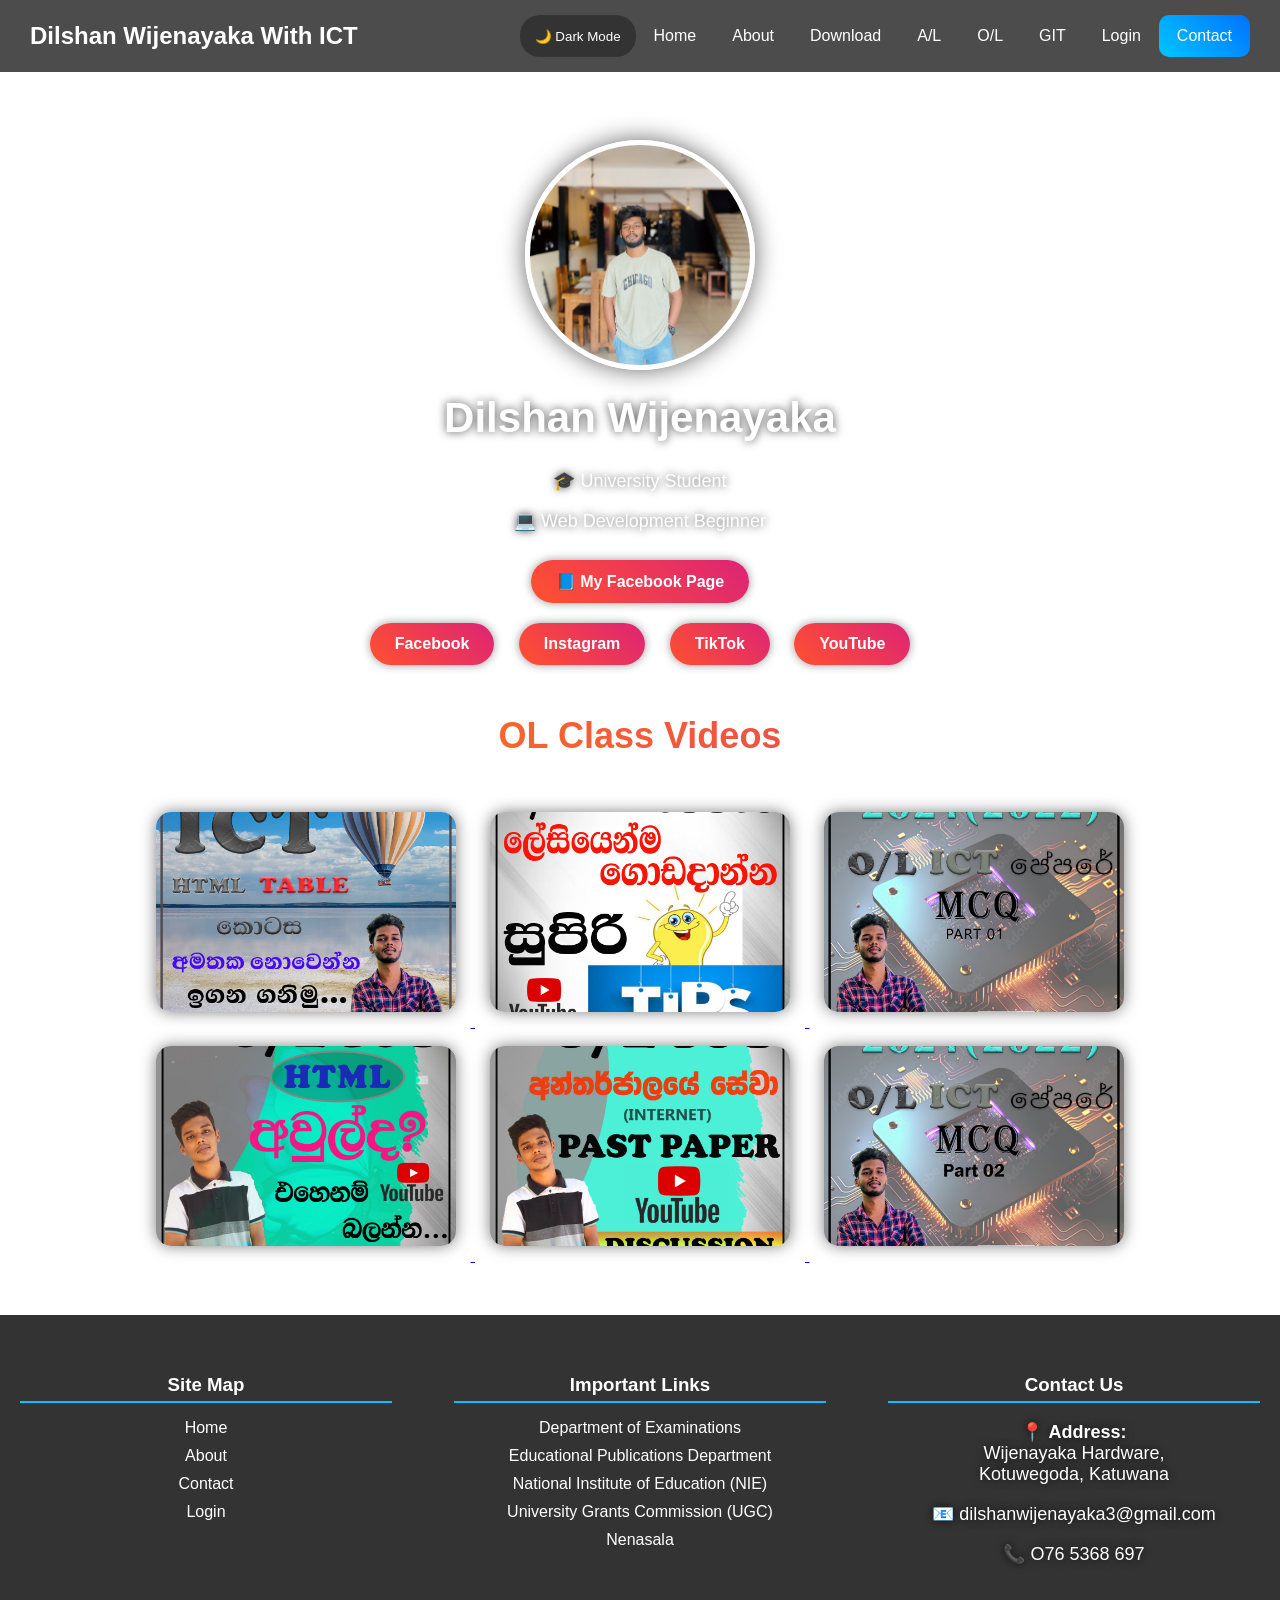
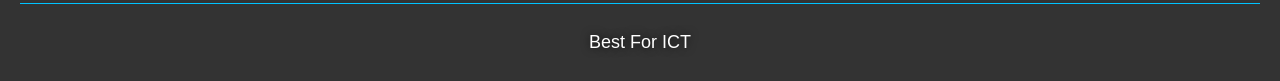
<file: index.html>
<!DOCTYPE html>
<html lang="en">
<head>
<meta charset="UTF-8">
<meta name="viewport" content="width=device-width, initial-scale=1.0">
<title>My Website</title>
<link rel="stylesheet" href="index.css">

</head>

<body>

<!-- NAVBAR -->

<div class="navbar">

    <div class="logo">Dilshan Wijenayaka With ICT</div>
    <div class="nav-links">
        <button id="darkModeBtn">🌙 Dark Mode</button>
        <a href="#">Home</a>
        <a href="about.html">About</a>
        <a href="download.html">Download</a>
        <a href=AL.html>A/L</a>
        <a href="OL.html">O/L</a>
        <a href="GIT.html">GIT</a>
        <a href="LoginRegister.html">Login</a>
        <a href="#contact" class="contact-btn">Contact</a>
    </div>

</div>



<!-- PROFILE -->

<img src="image\1.jpg" class="circle">

<h1>Dilshan Wijenayaka</h1>

<p>🎓 University Student</p>
<p>💻 Web Development Beginner</p>

<a href="https://www.facebook.com/share/1EHCv5zaxH/" 
target="_blank" 
class="btn">
📘 My Facebook Page
</a>

<!-- SOCIAL LINKS -->

<br>

<a href="https://www.facebook.com/share/1J29SqgtcJ/" target="_blank" class="btn">Facebook</a>

<a href="https://www.instagram.com/dilshan__wijenayaka?igsh=MTdxcXpkb2RhNngxMg==" target="_blank" class="btn">Instagram</a>

<a href="https://www.tiktok.com/@dilshanwijenayaka0?_r=1&_t=ZS-95v2qYHXaNg" target="_blank" class="btn">TikTok</a>

<a href="https://youtube.com/@dilshanwijenayaka-pr5ir?si=VMnlWWLQ4mmwM_oF" target="_blank" class="btn">YouTube</a>

<!-- VIDEOS -->

<h2 class="title">OL Class Videos</h2>

<a href="https://youtu.be/hVQUlLtRQe4?si=AsiVTzAQdGSyZXP2">
<img src="image\Html-table.jpg" class="work">
</a>

<a href="https://youtu.be/ZgvE4aao6gw?si=GmkOz3aXdg-T-AWV">
<img src="image\Tips.jpg" class="work">
</a>

<a href="https://youtu.be/y-pYGJWPHEw?si=WT3QPfwd75tZSUjh">
<img src="image\2021-22-mcq-paper.jpg" class="work">
</a>

<a href="https://youtu.be/2d_D8s5yZ5w?si=pyVdMJzVpRXyKO8D">
<img src="image\Html.jpg" class="work">
</a>

<a href="https://youtu.be/55oBvVMWMWM?si=9JeYG-Ra47eECse">
<img src="image\internet.jpg" class="work">
</a>

<a href="https://youtu.be/cKi-OR5bmsU?si=q4BnnUFd0d3YGu3x">
<img src="image\2021-22-mcq-paper-2.jpg" class="work">
</a>



<!-- FOOTER -->

<footer class="footer" id="contact">

<div class="footer-container">

    <!-- SITE MAP -->

    <div class="footer-box">

        <h3>Site Map</h3>

        <ul>
            <li><a href="#">Home</a></li>
            <li><a href="about.html">About</a></li>
            <li><a href="#contact">Contact</a></li>
            <li><a href="LoginRegister.html">Login</a></li>
        </ul>


    </div>

    <!-- IMPORTANT LINKS -->

    <div class="footer-box">

        <h3>Important Links</h3>

        <ul>

            <li>
                <a href="https://www.doenets.lk/" target="_blank">
                Department of Examinations
                </a>
            </li>

            <li>
                <a href="http://www.edupub.gov.lk/" target="_blank">
                Educational Publications Department
                </a>
            </li>

            <li>
                <a href="https://www.nie.ac.lk/" target="_blank">
                National Institute of Education (NIE)
                </a>
            </li>

            <li>
                <a href="https://www.ugc.ac.lk/" target="_blank">
                University Grants Commission (UGC)
                </a>
            </li>

            <li>
                <a href="https://nenasala.lk/" target="_blank">
                Nenasala
                </a>
            </li>

        </ul>

    </div>

    <!-- CONTACT US -->

    <div class="footer-box">

        <h3>Contact Us</h3>

        <p>
        📍 <strong>Address:</strong><br>

        <a href="https://maps.app.goo.gl/dRuaxLatytgMvxkq9" target="_blank">
        Wijenayaka Hardware,<br>
        Kotuwegoda, Katuwana
        </a>
        </p>

        <p>📧 <a href="mailto:dilshanwijenayaka@3.com">
         dilshanwijenayaka3@gmail.com
        </a></p>

        <p>📞 <a href="tel:+94765368697">
         O76 5368 697
        </a></p>

    </div>

</div>

<div class="footer-bottom">
    <p>Best For ICT</p>
</div>

</footer>

<script src="script.js"></script>
</body>
</html>
</file>
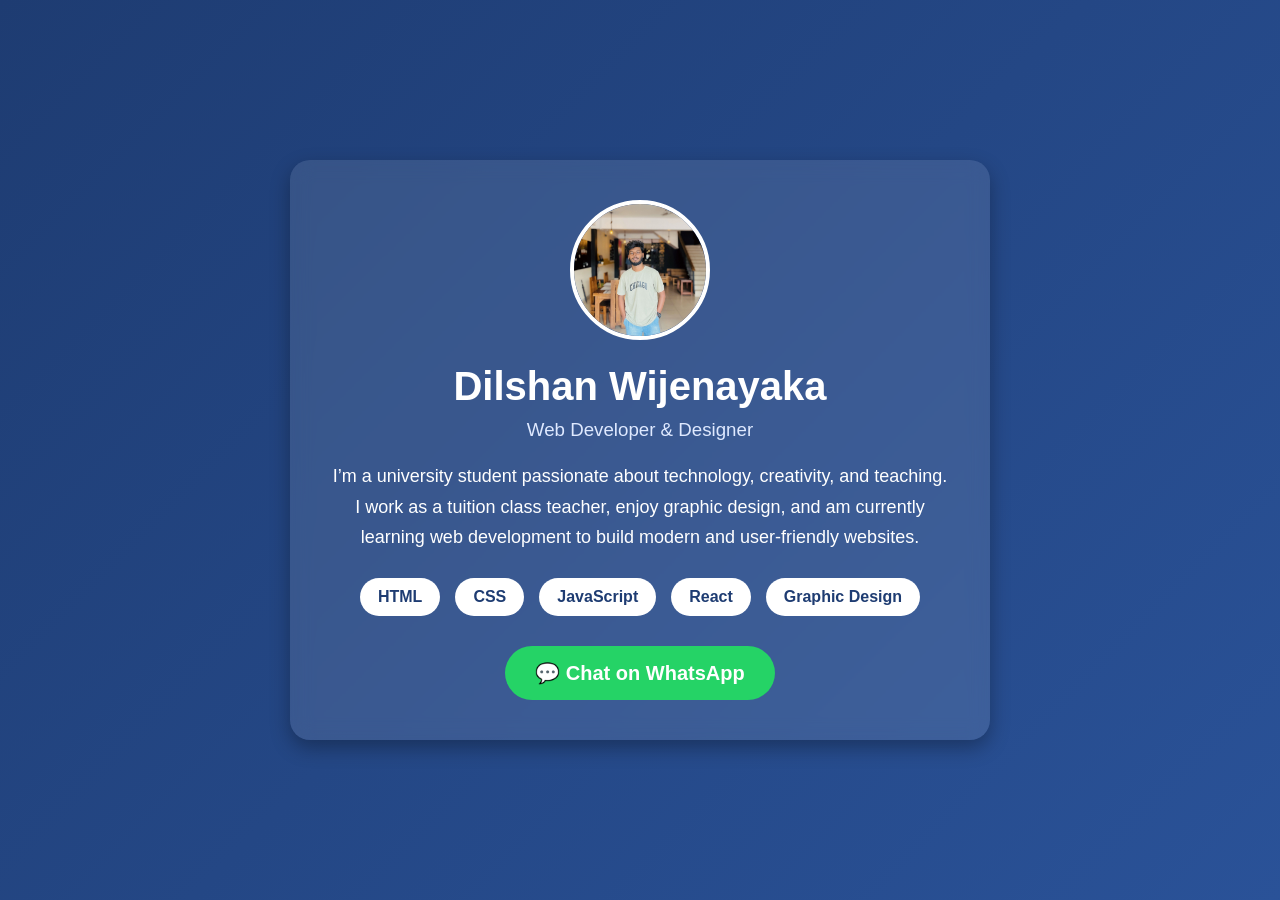
<file: about.html>
<!DOCTYPE html>
<html lang="en">
<head>
<meta charset="UTF-8">
<meta name="viewport" content="width=device-width, initial-scale=1.0">
<title>About Me</title>
<link rel="stylesheet" href="about.css">


</head>
<body>

<div class="about-container">

    <!-- Profile Image -->
    <img src="image\1.jpg" alt="Profile Photo" class="profile-img">

    <!-- Name -->
    <h1>Dilshan Wijenayaka</h1>

    <!-- Job Title -->
    <h3>Web Developer & Designer</h3>

    <!-- About Description -->
    <p>
        I’m a university student passionate about technology, creativity, and teaching.
        I work as a tuition class teacher, enjoy graphic design, and am currently learning
        web development to build modern and user-friendly websites.
    </p>

    <!-- Skills -->
    <div class="skills">
        <div class="skill">HTML</div>
        <div class="skill">CSS</div>
        <div class="skill">JavaScript</div>
        <div class="skill">React</div>
        <div class="skill">Graphic Design</div>
    </div>

    <!-- WhatsApp Button -->
    <a href="https://wa.me/94765368697" target="_blank" class="whatsapp-button">
        💬 Chat on WhatsApp
    </a>

</div>

</body>
</html>
</file>
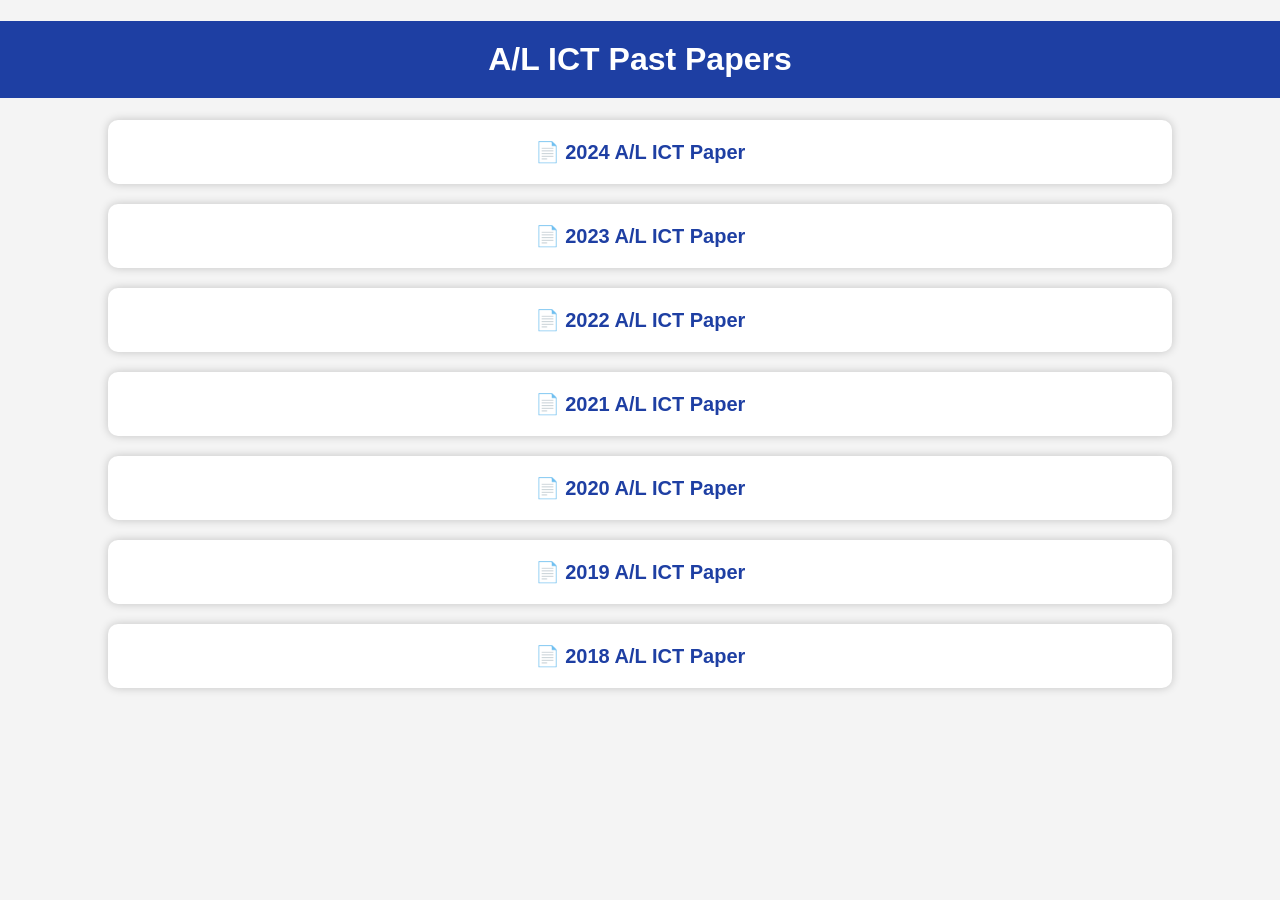
<file: AL.html>
<!DOCTYPE html>
<html lang="en">
<head>
<meta charset="UTF-8">
<title>A/L Past Papers</title>
<link rel="stylesheet" href ="AL.css">

</head>

<body>

<h1>A/L ICT Past Papers</h1>

<div class="paper-box">
    <a href="pdf\AL\2024-AL-ICT-PAST-PAPER.pdf" target="_blank">
        📄 2024 A/L ICT Paper
    </a>
</div>

<div class="paper-box">
    <a href="pdf\AL\2023-AL-ICT-PAST-PAPER.pdf" target="_blank">
        📄 2023 A/L ICT Paper
    </a>
</div>

<div class="paper-box">
    <a href="pdf\AL\2022-AL-ICT-PAST-PAPER.pdf" target="_blank">
        📄 2022 A/L ICT Paper
    </a>
</div>

<div class="paper-box">
    <a href="pdf\AL\2021-AL-ICT-PAST-PAPER.pdf" target="_blank">
        📄 2021 A/L ICT Paper
    </a>
</div>

<div class="paper-box">
    <a href="pdf\AL\2020-AL-ICT-PAST-PAPER.pdf" target="_blank">
        📄 2020 A/L ICT Paper
    </a>
    </div>

<div class="paper-box">
    <a href="pdf\AL\2019-AL-ICT-PAST-PAPER.pdf" target="_blank">
        📄 2019 A/L ICT Paper
    </a>
    </div>

    <div class="paper-box">
    <a href="pdf\AL\2018-AL-ICT-PAST-PAPER.pdf" target="_blank">
        📄 2018 A/L ICT Paper
    </a>
    </div>

</div>
</body>
</html>
</file>
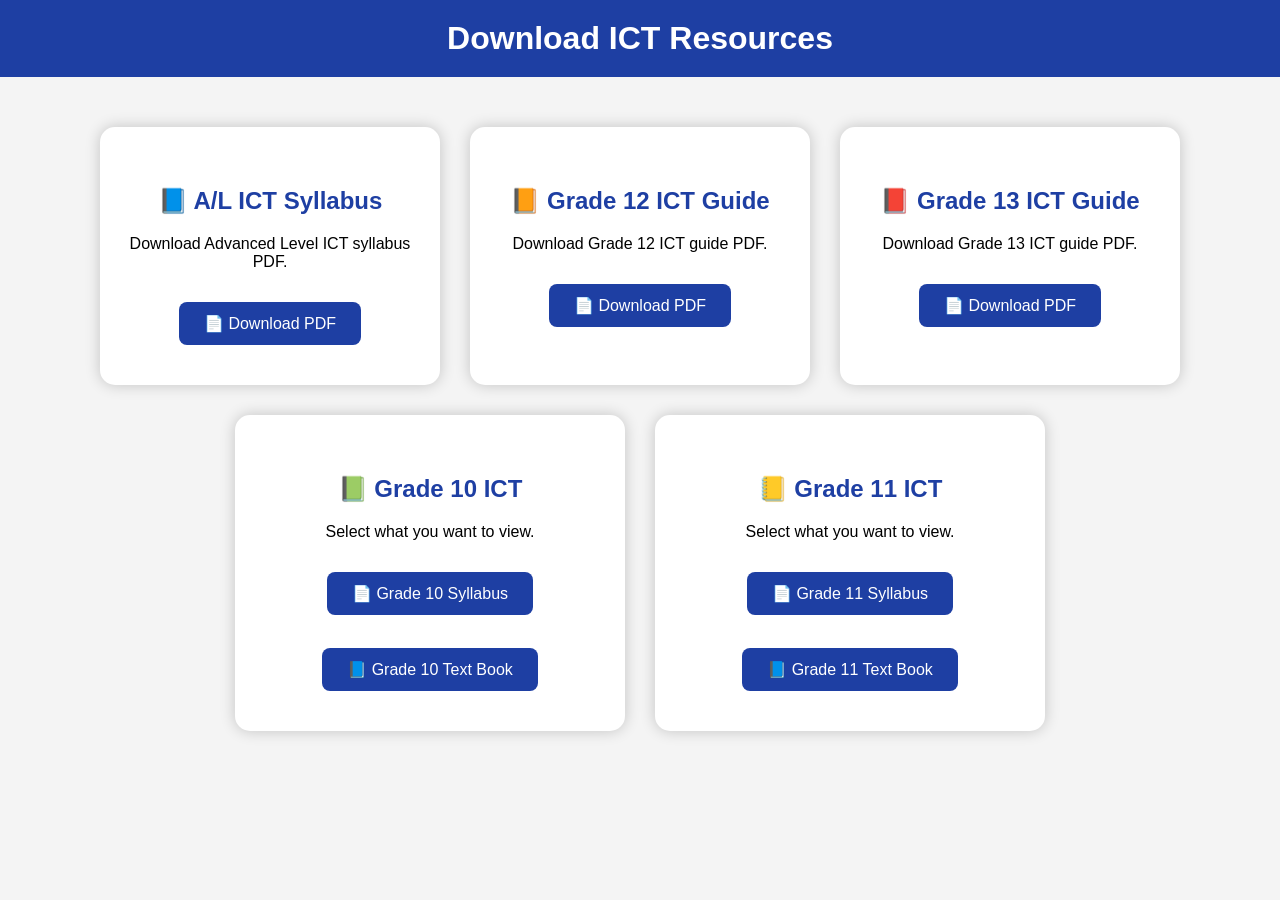
<file: download.html>
<!DOCTYPE html>
<html lang="en">
<head>
<meta charset="UTF-8">
<title>Download ICT Resources</title>
<link rel="stylesheet" href="download.css">


</head>

<body>

<h1>Download ICT Resources</h1>

<div class="container">

    <!-- A/L SYLLABUS -->

    <div class="box al-box">

        <h2>📘 A/L ICT Syllabus</h2>

        <p>Download Advanced Level ICT syllabus PDF.</p>

        <a href="pdf\AL\AL-SYLABAS.pdf"
           target="_blank"
           class="download-btn">
           📄 Download PDF
        </a>

    </div>

    <!-- GRADE 12 GUIDE -->

    <div class="box al-box">

        <h2>📙 Grade 12 ICT Guide</h2>

        <p>Download Grade 12 ICT guide PDF.</p>

        <a href="pdf\AL\GRADE-12-GUIDE.pdf"
           target="_blank"
           class="download-btn">
           📄 Download PDF
        </a>

    </div>

    <!-- GRADE 13 GUIDE -->

    <div class="box al-box">

        <h2>📕 Grade 13 ICT Guide</h2>

        <p>Download Grade 13 ICT guide PDF.</p>

        <a href="pdf\AL\GRADE-13-GUIDE.pdf"
           target="_blank"
           class="download-btn">
           📄 Download PDF
        </a>

    </div>

    <!-- GRADE 10 -->

    <div class="box ol-box">

        <h2>📗 Grade 10 ICT</h2>

        <p>Select what you want to view.</p>

       
        <a href="pdf\OL\Grade-10-Syllabas.pdf"
           target="_blank"
           class="download-btn">
           📄 Grade 10 Syllabus
        </a>

          <br><br>

         <a href="pdf\OL\Grade-10-text-book.pdf"
           target="_blank"
           class="download-btn">
           📘 Grade 10 Text Book
        </a>

    </div>

    <!-- GRADE 11 -->

    <div class="box ol-box">

        <h2>📒 Grade 11 ICT</h2>

        <p>Select what you want to view.</p>

      

        <a href="pdf\OL\Grade-11-Syllabas.pdf"
           target="_blank"
           class="download-btn">
           📄 Grade 11 Syllabus
        </a>

        <br><br>
        
        <a href="pdf\OL\Grade-11-text-book.pdf"
           target="_blank"
           class="download-btn">
           📘 Grade 11 Text Book
        </a>


    </div>

</div>

</body>
</html>
</file>
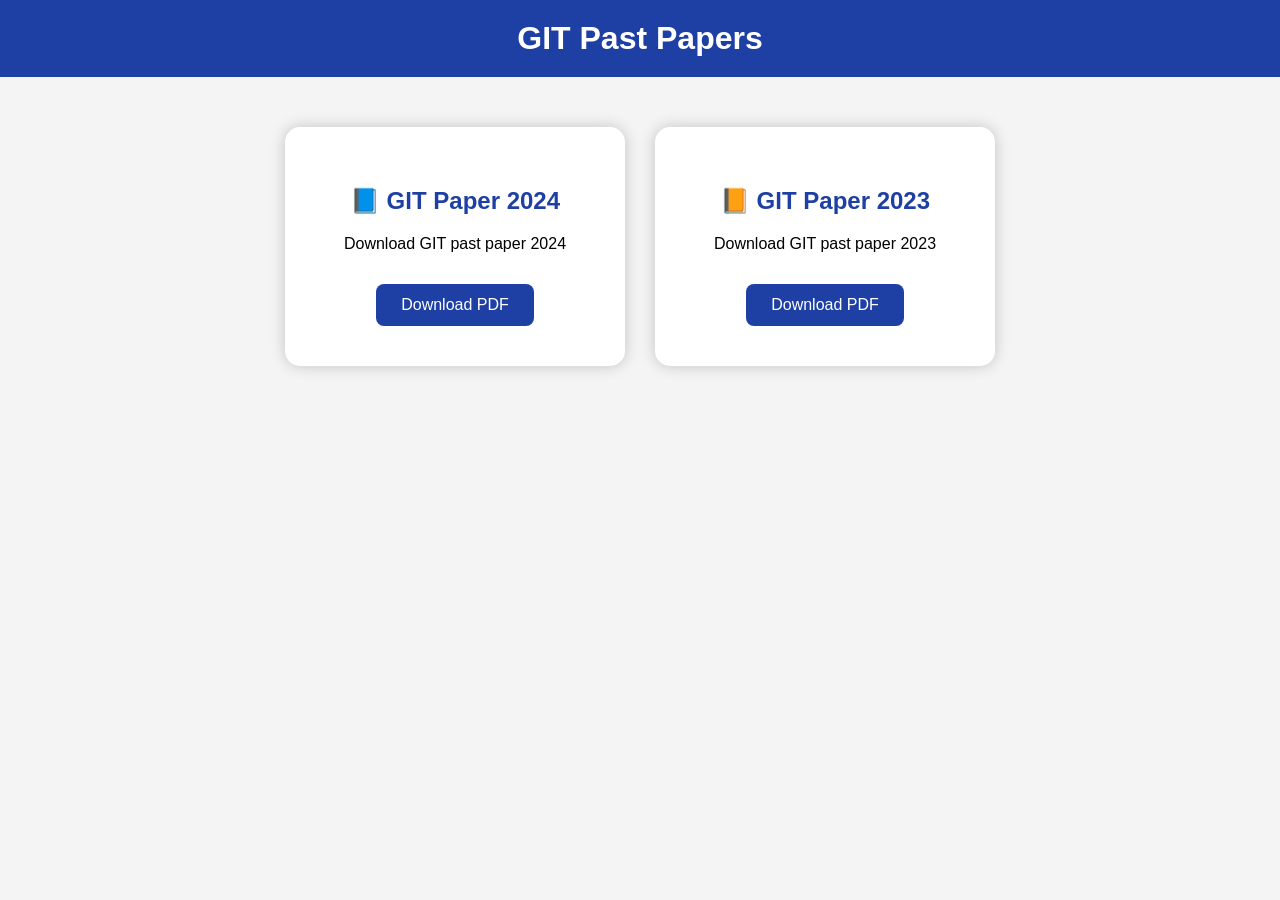
<file: GIT.html>
<!DOCTYPE html>
<html lang="en">
<head>
<meta charset="UTF-8">
<title>GIT Papers</title>
<link rel="stylesheet" href ="GIT.css">

</head>

<body>

<h1>GIT Past Papers</h1>

<div class="container">

    <!-- PAPER 1 -->

    <div class="box">

        <h2>📘 GIT Paper 2024</h2>

        <p>Download GIT past paper 2024</p>

        <a href="pdf\Git\2024-AL-GIT-Sinhala-Medium.pdf" target="_blank">
            Download PDF
        </a>

    </div>

    <!-- PAPER 2 -->

    <div class="box">

        <h2>📙 GIT Paper 2023</h2>
 
        <p>Download GIT past paper 2023</p>

        <a href="pdf\Git\2024-AL-GIT-Sinhala-Medium.pdf" target="_blank">
            Download PDF
        </a>

    </div>

</div>

</body>
</html>
</file>
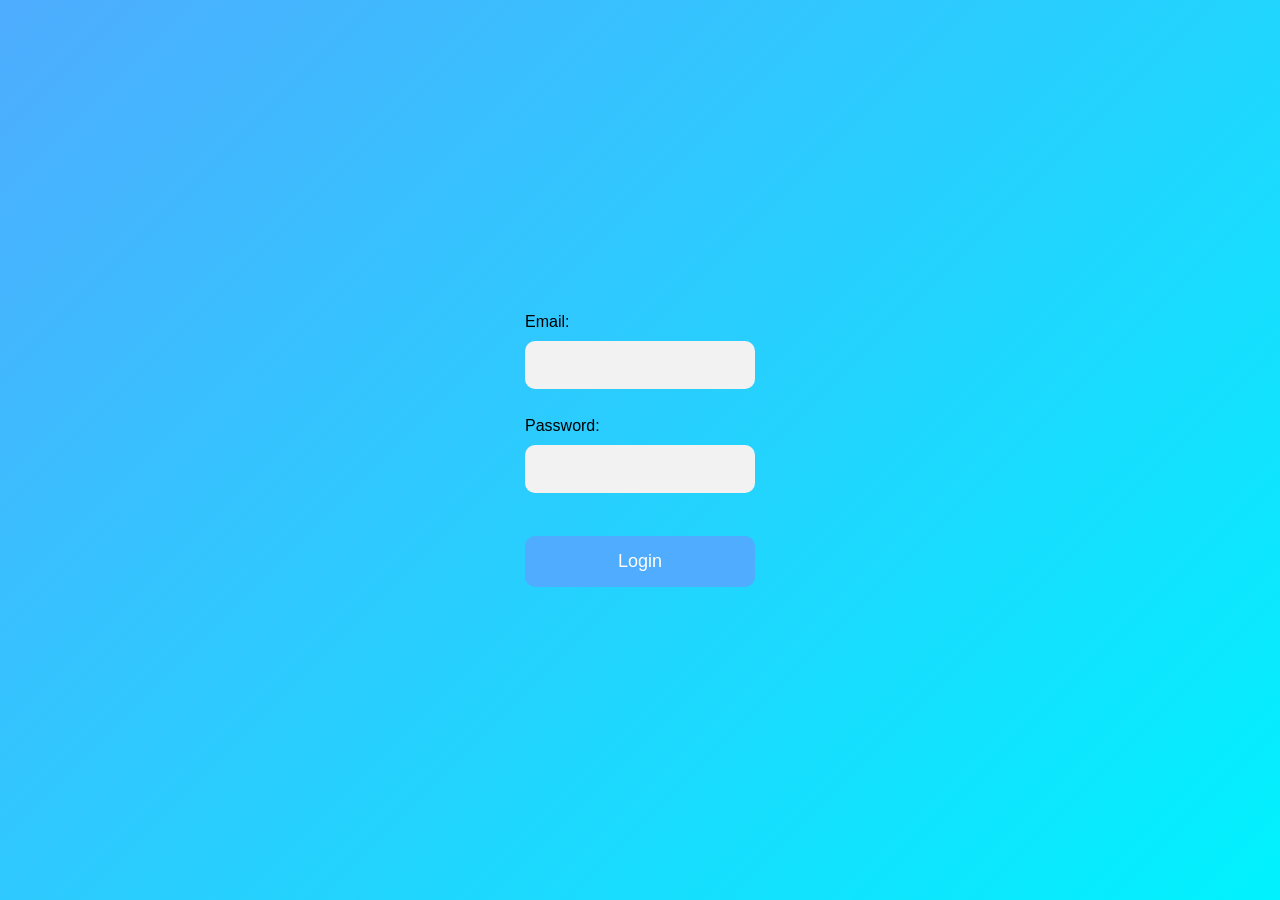
<file: login.html>
<!DOCTYPE html>
<html>
<head>
    <title>Login</title>
    <link rel="stylesheet" href="LoginRegister.css">
</head>
<body>

<form>
    <label>Email:</label><br>
    <input type="email" required><br><br>

    <label>Password:</label><br>
    <input type="password" required><br><br>

    <button type="submit">Login</button>
</form>

</body>
</html>
</file>
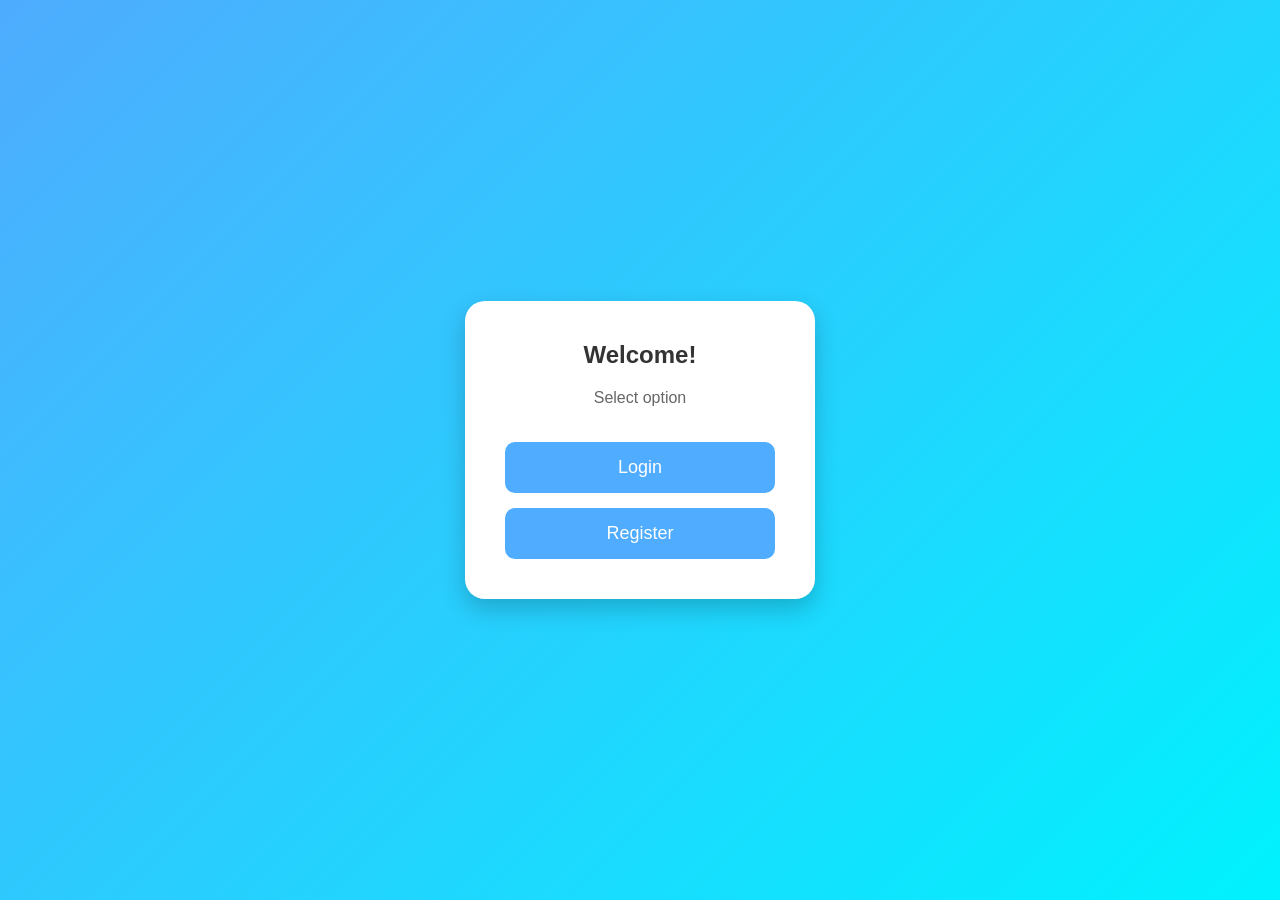
<file: LoginRegister.html>
<!DOCTYPE html>
<html>
    <head>
        <title>
            login page
        </title>
        <link rel="stylesheet" href="LoginRegister.css">

    </head>
    <body>
        <div class="container">

        <h2>Welcome!</h2>
        <p>Select option</p>
        <button onclick="window.location.href='login.html'">
            Login
        </button>
        <button onclick="window.location.href='register.html'">
            Register
        </button>
        </div>

    </body>
</html>
</file>
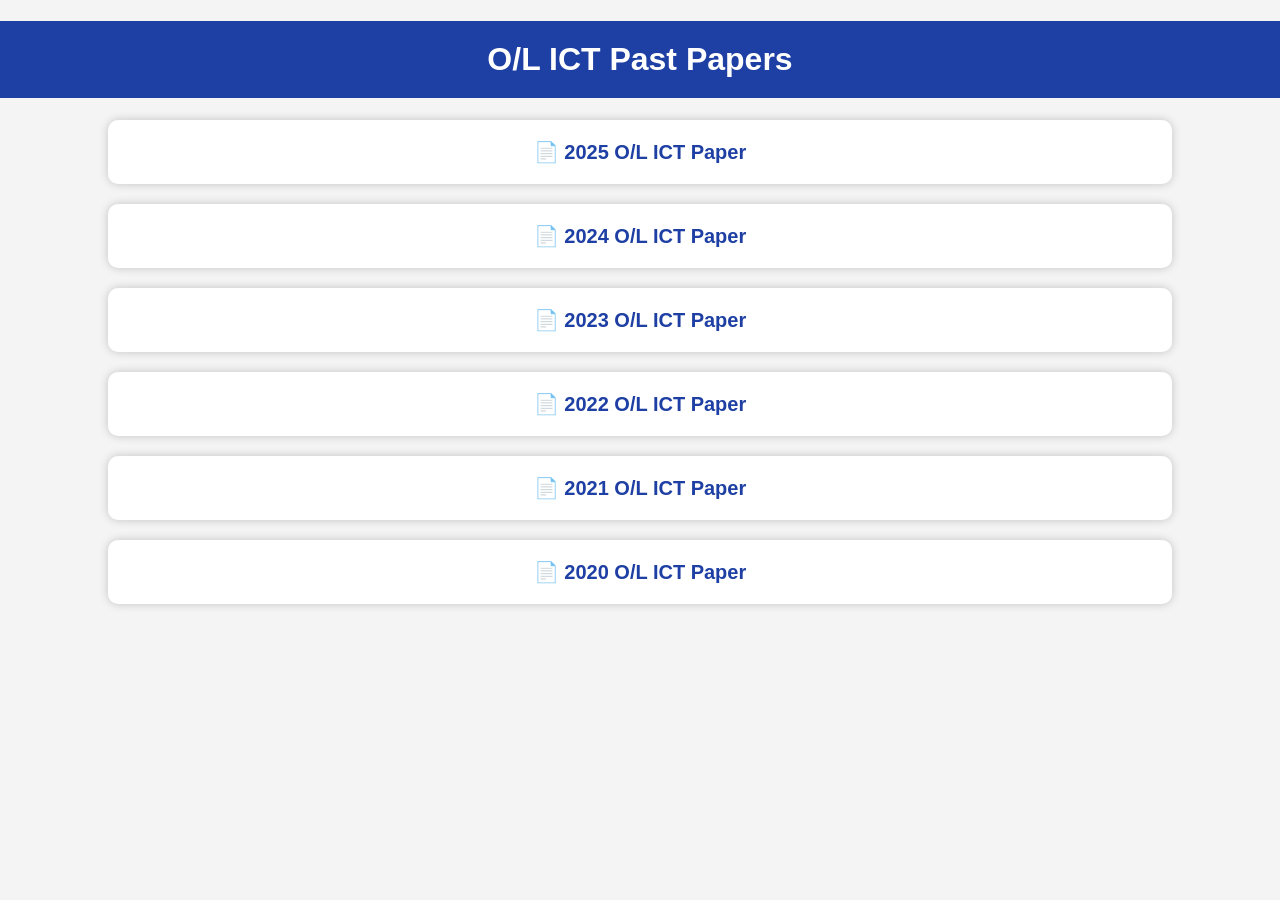
<file: OL.html>
<!DOCTYPE html>
<html lang="en">
<head>
<meta charset="UTF-8">
<title>O/L Past Papers</title>
<link rel="stylesheet" href ="OL.css">

</head>

<body>

<h1>O/L ICT Past Papers</h1>

<div class="paper-box">
    <a href= "pdf\OL\2025-OL-ICT.pdf" target="_blank">
        📄 2025 O/L ICT Paper
    </a>
</div>

<div class="paper-box">
    <a href="pdf\OL\2024-OL-ICT.pdf" target="_blank">
        📄 2024 O/L ICT Paper
    </a>
</div>

<div class="paper-box">
    <a href="pdf\OL\2023-OL-ICT.pdf" target="_blank">
        📄 2023 O/L ICT Paper
    </a>
</div>

<div class="paper-box">
    <a href="pdf\OL\2022-OL-ICT.pdf" target="_blank">
        📄 2022 O/L ICT Paper
    </a>
</div>

<div class="paper-box">
    <a href="pdf\OL\2021-OL-ICT.pdf" target="_blank">
        📄 2021 O/L ICT Paper
    </a>
</div>

<div class="paper-box">
    <a href="pdf\OL\2020-OL-ICT.pdf" target="_blank">
        📄 2020 O/L ICT Paper
    </a>
</div>

</body>
</html>
</file>
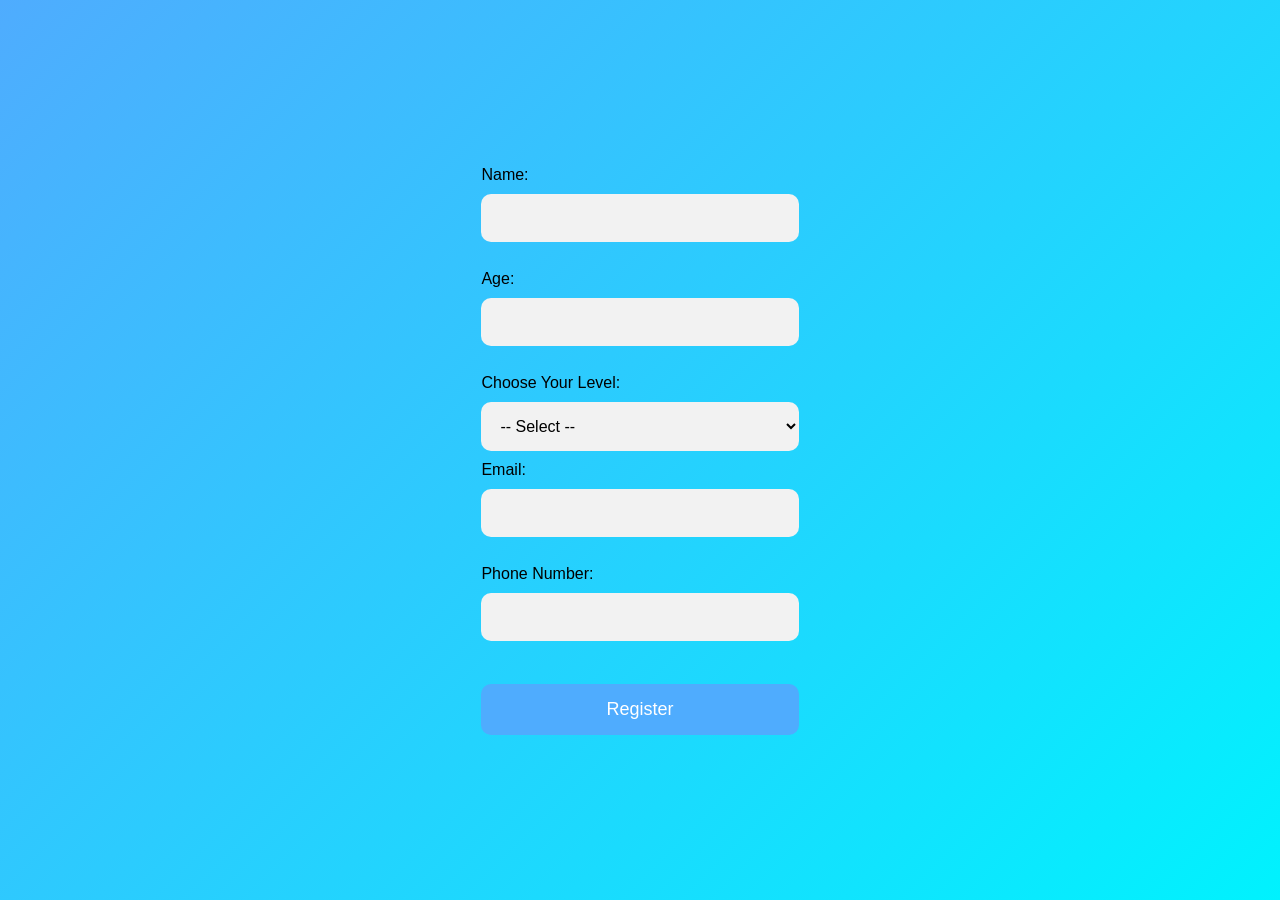
<file: register.html>
<!DOCTYPE html>
<html>
<head>
    <title>Register</title>
    <link rel="stylesheet" href="LoginRegister.css">
</head>
<body>

<form>
    <label>Name:</label><br>
    <input type="text" required><br><br>

    <label>Age:</label><br>
    <input type="number" required><br><br>

    <label>Choose Your Level: </label>
<select required>
    <option value="">-- Select --</option>
    <option value="OL">OL</option>
    <option value="AL">AL</option>
</select>

    <label>Email:</label><br>
    <input type="email" required><br><br>

    <label>Phone Number:</label><br>
    <input type="text" required><br><br>

    <button type="submit">Register</button>
</form>

</body>
</html>
</file>
<file: index.css>
html{
    scroll-behavior:smooth;
}

body{
    margin:0;
    font-family:Arial,sans-serif;
    text-align:center;
    color:white;
    
    background: #ffffff;
}

/* NAVBAR */

.navbar{
    display:flex;
    justify-content:space-between;
    align-items:center;

    background:rgba(0,0,0,0.7);
    backdrop-filter:blur(10px);

    padding:15px 30px;

    position:fixed;
    top:0;
    width:100%;

    z-index:1000;
    box-sizing:border-box;
}

.logo{
    color:white;
    font-size:24px;
    font-weight:bold;
}

.nav-links{
    display:flex;
    flex-wrap:wrap;
    justify-content:center;
}

.nav-links a{
    color:white;
    text-decoration:none;
    padding:12px 18px;
    transition:0.3s;
    border-radius:10px;
}

.nav-links a:hover{
    background:rgba(255,255,255,0.2);
}

.contact-btn{
    background:linear-gradient(45deg,#00c6ff,#0072ff);
}

/* PROFILE */

.circle{
    width:220px;
    height:220px;
    border-radius:50%;
    object-fit:cover;
    border:5px solid white;
    margin-top:140px;
    box-shadow:0 0 25px rgba(0,0,0,0.6);
    transition:0.4s;
}

.circle:hover{
    transform:scale(1.05);
}

/* TEXT */

h1{
    font-size:42px;
    margin-top:20px;
    text-shadow:0 0 10px rgba(0,0,0,0.7);
}

p{
    font-size:18px;
    text-shadow:0 0 8px rgba(0,0,0,0.7);
}

/* BUTTONS */

a.btn{
    display:inline-block;
    margin:10px;
    padding:12px 25px;
    background:linear-gradient(45deg,#ff512f,#dd2476);
    color:white;
    text-decoration:none;
    border-radius:30px;
    transition:0.4s;
    font-weight:bold;
    box-shadow:0 0 10px rgba(0,0,0,0.4);
}

a.btn:hover{
    transform:scale(1.1);
}

/* TITLE */

.title{
    font-size:36px;
    font-weight:bold;
    background:linear-gradient(90deg,#ff8a00,#e52e71);
    -webkit-background-clip:text;
    -webkit-text-fill-color:transparent;
    margin:40px 0;
}

/* VIDEO IMAGES */

.work{
    width:300px;
    height:200px;
    object-fit:cover;
    margin:15px;
    border-radius:15px;
    transition:0.4s;
    box-shadow:0 0 15px rgba(0,0,0,0.5);
}

.work:hover{
    transform:translateY(-10px) scale(1.05);
}

/* FOOTER */

.footer{
    background:rgba(0,0,0,0.8);
    color:white;
    padding:40px 20px 10px;
    margin-top:50px;
}

.footer-container{
    display:flex;
    justify-content:space-between;
    flex-wrap:wrap;
}

.footer-box{
    width:30%;
}

.footer-box h3{
    border-bottom:2px solid #00c3ff;
    padding-bottom:5px;
    margin-bottom:15px;
}

.footer-box ul{
    list-style:none;
    padding:0;
}

.footer-box ul li{
    margin:10px 0;
}

.footer-box a{
    color:white;
    text-decoration:none;
}

.footer-box a:hover{
    color:#00c3ff;
}

.footer-bottom{
    border-top:1px solid #00c3ff;
    margin-top:20px;
    padding-top:10px;
}

/* DARK MODE */

.dark-mode{
    background:#222 !important;
    color:white;
}

.dark-mode .navbar{
    background:#111;
}

.dark-mode .footer{
    background:#111;
}

/* DARK MODE BUTTON */

#darkModeBtn{
    background:#333;
    color:white;
    border:none;
    border-radius:20px;
    padding:8px 15px;
    margin-left:10px;
    cursor:pointer;
    transition:0.3s;
}

#darkModeBtn:hover{
    background:#555;
}
.dark-mode{
    background:#222;
    color:white;
}

/* MOBILE RESPONSIVE */

@media screen and (max-width:768px){

    .navbar{
        flex-direction:column;
        padding:15px;
    }

    .logo{
        margin-bottom:10px;
        font-size:20px;
    }

    .nav-links a{
        padding:10px;
        font-size:14px;
    }

    .circle{
        width:160px;
        height:160px;
        margin-top:220px;
    }

    h1{
        font-size:28px;
    }

    p{
        font-size:16px;
    }

    .title{
        font-size:26px;
    }

    .work{
        width:90%;
        height:auto;
    }

    a.btn{
        display:block;
        width:80%;
        margin:10px auto;
    }

    .footer-container{
        flex-direction:column;
        align-items:center;
    }

    .footer-box{
        width:90%;
        margin-bottom:25px;
    }
}
</file>
<file: about.css>
body{
    background: linear-gradient(135deg, #1e3c72, #2a5298);
    min-height:100vh;
    display:flex;
    justify-content:center;
    align-items:center;
    color:white;
    padding:20px;
}

.about-container{
    background: rgba(255,255,255,0.1);
    backdrop-filter: blur(10px);
    padding:40px;
    border-radius:20px;
    width:90%;
    max-width:700px;
    text-align:center;
    box-shadow:0 8px 20px rgba(0,0,0,0.3);
}

.profile-img{
    width:140px;
    height:140px;
    border-radius:50%;
    border:4px solid white;
    object-fit:cover;
    margin-bottom:20px;
}

h1{
    font-size:40px;
    margin-bottom:10px;
}

h3{
    color:#dfe9ff;
    margin-bottom:20px;
    font-weight:normal;
}

p{
    font-size:18px;
    line-height:1.7;
    margin-bottom:25px;
}

.skills{
    display:flex;
    justify-content:center;
    gap:15px;
    flex-wrap:wrap;
    margin-bottom:30px;
}

.skill{
    background:white;
    color:#1e3c72;
    padding:10px 18px;
    border-radius:30px;
    font-weight:bold;
    transition:0.3s;
}

.skill:hover{
    transform:scale(1.1);
    background:#ffd700;
}

/* WhatsApp Button */
.whatsapp-button{
    display:inline-block;
    padding:15px 30px;
    background:#25D366;
    color:white;
    text-decoration:none;
    font-size:20px;
    font-weight:bold;
    border-radius:50px;
    transition:0.3s ease;
    cursor:pointer;
}

.whatsapp-button:hover{
    transform:scale(1.1);
    background:#1ebe5d;
    box-shadow:0 0 15px #25D366;
}

*{
    margin:0;
    padding:0;
    box-sizing:border-box;
    font-family: Arial, sans-serif;
}
</file>
<file: AL.css>
body{
    font-family: Arial, sans-serif;
    background: #f4f4f4;
    text-align: center;
    margin: 0;
}

h1{
    background: #1e3fa3;
    color: white;
    padding: 20px;
}ox{
    back

.paper-bground: white;
    width: 80%;
    margin: 20px auto;
    padding: 20px;
    border-radius: 10px;
    box-shadow: 0 0 10px rgba(0,0,0,0.2);
}

a{
    text-decoration: none;
    color: #1e3fa3;
    font-size: 20px;
    font-weight: bold;
}

a:hover{
    color: #00c3ff;
}
.paper-box{
    background: white;
    width: 80%;
    margin: 20px auto;
    padding: 20px;
    border-radius: 10px;
    box-shadow: 0 0 10px rgba(0,0,0,0.2);
    transition: 0.3s ease;
}
.paper-box:hover{
    transform: scale(1.05);
    box-shadow: 0 0 20px #1e3fa3;
    background: #f0f6ff;
}
</file>
<file: download.css>
body{
    margin: 0;
    font-family: Arial, sans-serif;
    background: #f4f4f4;
    text-align: center;
}

/* HEADER */

h1{
    background: #1e3fa3;
    color: white;
    padding: 20px;
    margin: 0;
}

/* CONTAINER */

.container{
    display: flex;
    justify-content: center;
    gap: 30px;
    margin-top: 50px;
    margin-bottom: 50px;
    flex-wrap: wrap;
}

/* BOX STYLE */

.box{
    background: white;
    padding: 40px 20px;
    border-radius: 15px;
    box-shadow: 0 0 15px rgba(0,0,0,0.2);
    transition: 0.3s ease;
}

.box:hover{
    transform: scale(1.05);
    box-shadow: 0 0 20px #1e3fa3;
    background: #eef4ff;
}

/* AL BOXES */

.al-box{
    width: 300px;
}

/* OL BOXES */

.ol-box{
    width: 350px;
}

/* TITLES */

.box h2{
    color: #1e3fa3;
}

/* BUTTONS */

.download-btn{
    display: inline-block;
    margin-top: 15px;
    padding: 12px 25px;
    background: #1e3fa3;
    color: white;
    text-decoration: none;
    border-radius: 8px;
    transition: 0.3s;
}

.download-btn:hover{
    background: #00a2ff;
}
</file>
<file: GIT.css>
body{
    margin:0;
    font-family: Arial;
    background:#f4f4f4;
    text-align:center;
}

h1{
    background:#1e3fa3;
    color:white;
    padding:20px;
    margin:0;
}

.container{
    display:flex;
    justify-content:center;
    gap:30px;
    flex-wrap:wrap;
    margin-top:50px;
}

.box{
    background:white;
    width:300px;
    padding:40px 20px;
    border-radius:15px;
    box-shadow:0 0 15px rgba(0,0,0,0.2);
    transition:0.3s;
}

.box:hover{
    transform:scale(1.05);
    box-shadow:0 0 20px #1e3fa3;
}

h2{
    color:#1e3fa3;
}

a{
    display:inline-block;
    margin-top:15px;
    padding:12px 25px;
    background:#1e3fa3;
    color:white;
    text-decoration:none;
    border-radius:8px;
}

a:hover{
    background:#00a2ff;
}
</file>
<file: LoginRegister.css>
*{
    margin:0;
    padding:0;
    box-sizing:border-box;
    font-family:Arial, sans-serif;
}

body{
    display:flex;
    justify-content:center;
    align-items:center;
    min-height:100vh;
    background:linear-gradient(135deg,#4facfe,#00f2fe);
}

.container{
    width:350px;
    background:white;
    padding:40px;
    border-radius:20px;
    box-shadow:0 10px 25px rgba(0,0,0,0.2);
    text-align:center;
}

h1,h2{
    color:#333;
    margin-bottom:20px;
}

p{
    color:#666;
    margin-bottom:20px;
}

input{
    width:100%;
    padding:15px;
    margin:10px 0;
    border:none;
    outline:none;
    background:#f2f2f2;
    border-radius:10px;
    font-size:16px;
}

button{
    width:100%;
    padding:15px;
    margin-top:15px;
    border:none;
    border-radius:10px;
    background:#4facfe;
    color:white;
    font-size:18px;
    cursor:pointer;
    transition:0.3s;
}

button:hover{
    background:#007bff;
    transform:scale(1.05);
}

a{
    text-decoration:none;
}

.option-btn{
    margin-top:15px;
}

select{
    width:100%;
    padding:15px;
    margin:10px 0;
    border:none;
    outline:none;
    background:#f2f2f2;
    border-radius:10px;
    font-size:16px;
    cursor:pointer;
}
</file>
<file: OL.css>
body{
    font-family: Arial, sans-serif;
    background: #f4f4f4;
    text-align: center;
    margin: 0;
}

h1{
    background: #1e3fa3;
    color: white;
    padding: 20px;
}

.paper-box{
    background: white;
    width: 80%;
    margin: 20px auto;
    padding: 20px;
    border-radius: 10px;
    box-shadow: 0 0 10px rgba(0,0,0,0.2);
}

a{
    text-decoration: none;
    color: #1e3fa3;
    font-size: 20px;
    font-weight: bold;
}

a:hover{
    color: #00c3ff;
}
.paper-box{
    background: white;
    width: 80%;
    margin: 20px auto;
    padding: 20px;
    border-radius: 10px;
    box-shadow: 0 0 10px rgba(0,0,0,0.2);
    transition: 0.3s ease;
}
.paper-box:hover{
    transform: scale(1.05);
    box-shadow: 0 0 20px #1e3fa3;
    background: #f0f6ff;
}
</file>
